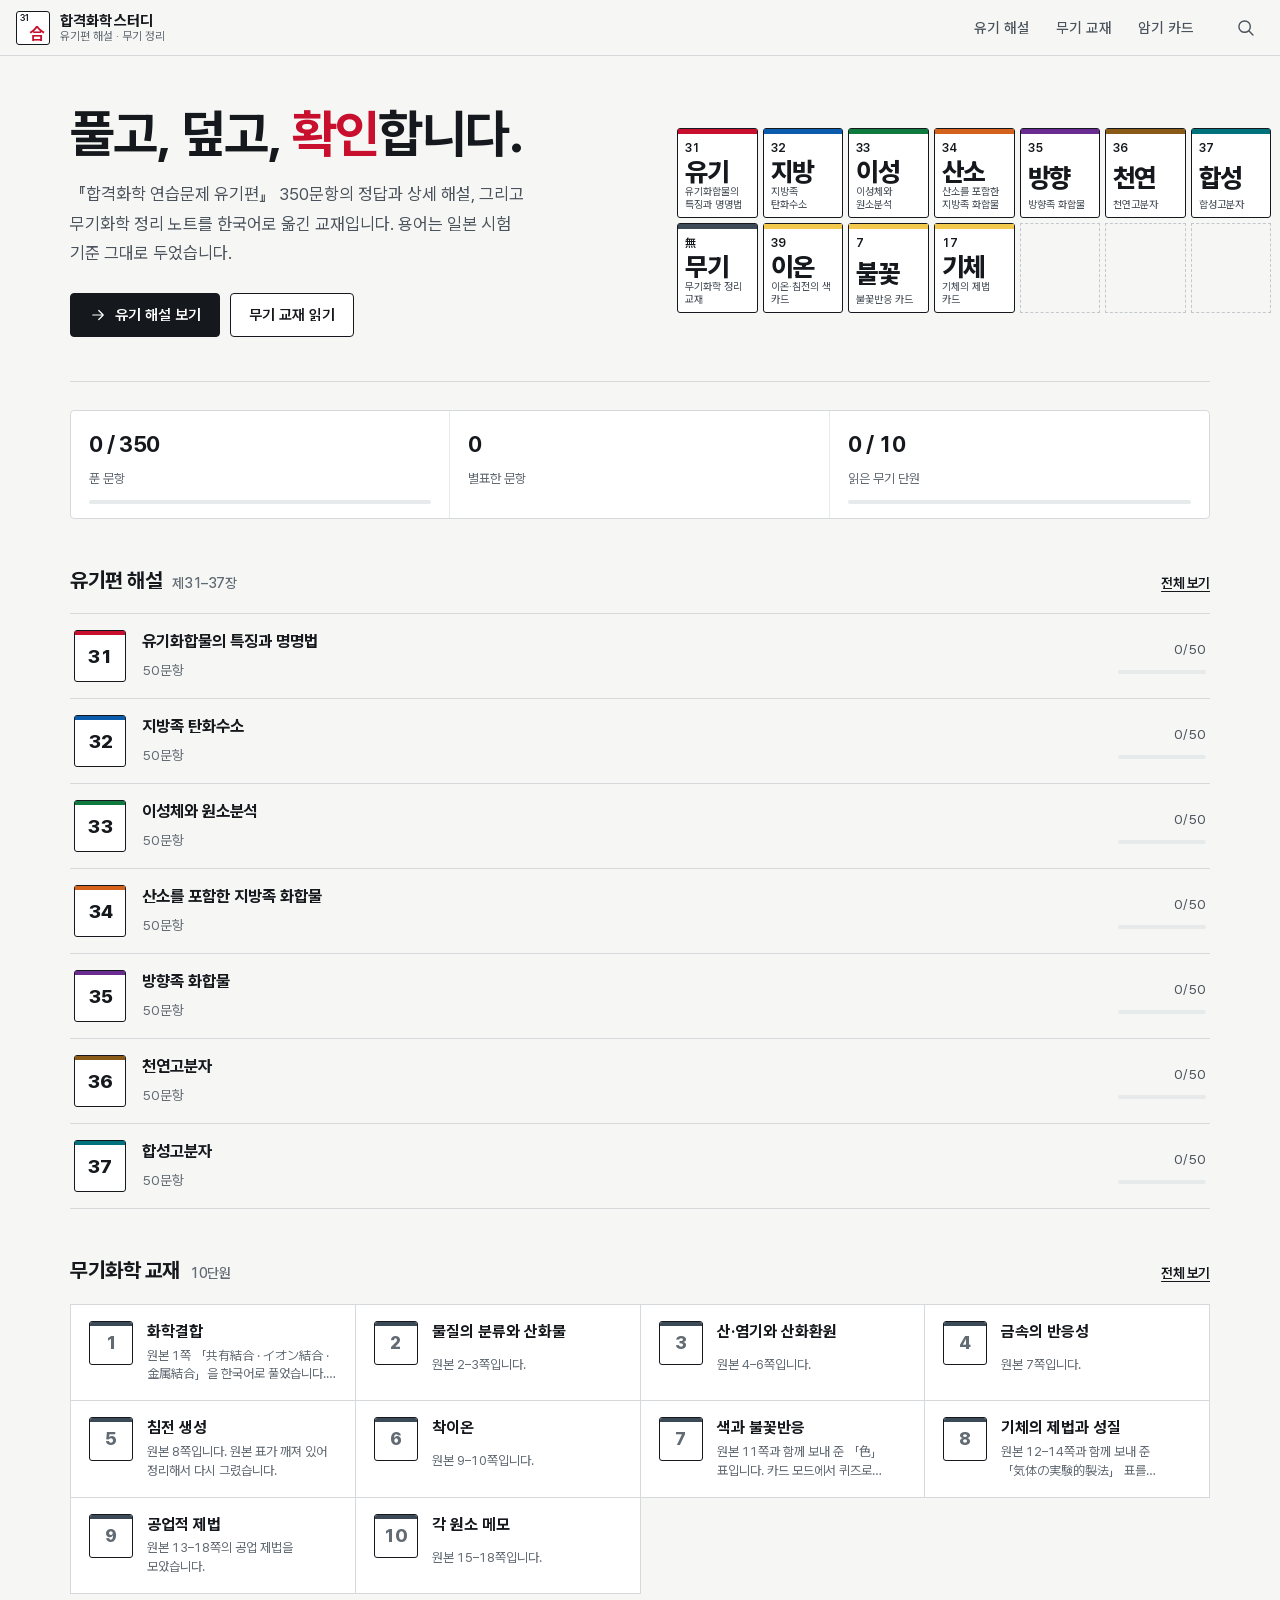
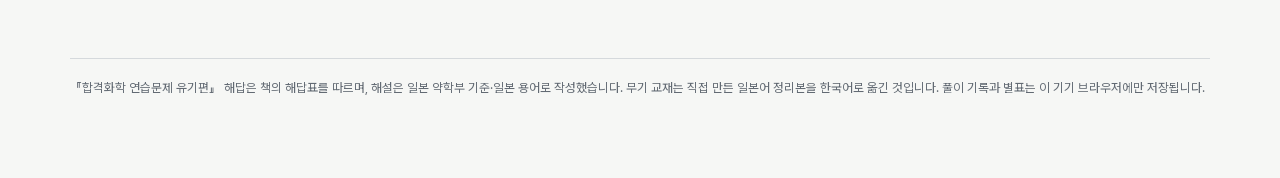
<file: docs/index.html>
<!doctype html>
<html lang="ko">
<head>
<meta charset="utf-8">
<meta name="viewport" content="width=device-width,initial-scale=1,viewport-fit=cover">
<meta name="robots" content="noindex,nofollow">
<meta name="theme-color" content="#f6f7f5">
<title>합격화학 스터디 · 유기편 해설 & 무기 정리</title>
<link rel="preload" href="fonts/pjp.woff2" as="font" type="font/woff2" crossorigin>
<link rel="stylesheet" href="app.css?v=7a40ca21">
<link rel="icon" href="data:image/svg+xml,%3Csvg xmlns='http://www.w3.org/2000/svg' viewBox='0 0 32 32'%3E%3Crect x='1.5' y='1.5' width='29' height='29' rx='3' fill='%23fff' stroke='%2315181c' stroke-width='2'/%3E%3Ctext x='5' y='11' font-family='sans-serif' font-size='7' fill='%2315181c'%3E31%3C/text%3E%3Ctext x='16' y='26' text-anchor='middle' font-family='sans-serif' font-weight='700' font-size='14' fill='%23c8102e'%3E%E5%90%88%3C/text%3E%3C/svg%3E">
</head>
<body>
<!--
THESIS: 문제집 해설을 "주기율표 벽 차트"로 읽는다. 문항 하나 = 원소 칸 하나(번호·정답·요지). 카드 그리드 대시보드를 거부한다.
OWN-WORLD: 서늘한 흰 종이 + 잉크 검정 + 장(章)마다 하나의 족(族) 색. 1px 괘선 칸, 칸 안 큰 정답 기호, 작은 번호.
SIGNATURE: 赤シート 토글 - 정답 칸을 붉은 시트로 덮고 눌러서 확인. 풀었음/별표는 칸 채색으로만 표시.
TYPE: Pretendard JP 하나(한글·일본어·한자 동시), 숫자는 tabular.
SEED: 2f70c78b / direction 3 (periodic wall chart) + 赤シート 기능을 1번 후보에서 차용.
-->
<a class="skip" href="#main">본문으로 건너뛰기</a>
<header class="top">
  <a class="brand" href="#/" aria-label="처음으로">
    <span class="brand-cell" aria-hidden="true"><i>31</i><b>合</b></span>
    <span class="brand-text"><b>합격화학 스터디</b><small>유기편 해설 · 무기 정리</small></span>
  </a>
  <nav class="topnav" aria-label="주요 메뉴">
    <a href="#/o" data-nav="o">유기 해설</a>
    <a href="#/i" data-nav="i">무기 교재</a>
    <a href="#/d" data-nav="d">암기 카드</a>
  </nav>
  <a class="icon-btn search-btn" href="#/search" aria-label="검색" data-nav="search"><svg viewBox="0 0 24 24"><circle cx="11" cy="11" r="6.5"/><path d="m16 16 4.5 4.5"/></svg></a>
</header>
<main id="main" tabindex="-1"><div class="loading" role="status">불러오는 중…</div></main>
<nav class="tabbar" aria-label="하단 메뉴">
  <a href="#/" data-nav="home"><svg viewBox="0 0 24 24"><path d="M4 10.5 12 4l8 6.5V20H4z"/><path d="M10 20v-5h4v5"/></svg><span>처음</span></a>
  <a href="#/o" data-nav="o"><svg viewBox="0 0 24 24"><rect x="3.5" y="3.5" width="7" height="7"/><rect x="13.5" y="3.5" width="7" height="7"/><rect x="3.5" y="13.5" width="7" height="7"/><rect x="13.5" y="13.5" width="7" height="7"/></svg><span>유기 해설</span></a>
  <a href="#/i" data-nav="i"><svg viewBox="0 0 24 24"><path d="M5 4.5h10.5L19 8v11.5H5z"/><path d="M8.5 10h7M8.5 13.5h7M8.5 17h4"/></svg><span>무기 교재</span></a>
  <a href="#/d" data-nav="d"><svg viewBox="0 0 24 24"><rect x="3.5" y="6.5" width="13" height="13" rx="1.5"/><path d="M8 3.5h11.5a1 1 0 0 1 1 1V16"/></svg><span>암기 카드</span></a>
  <a href="#/search" data-nav="search"><svg viewBox="0 0 24 24"><circle cx="11" cy="11" r="6.5"/><path d="m16 16 4.5 4.5"/></svg><span>검색</span></a>
</nav>
<script src="app.js?v=7a40ca21" defer></script>
</body>
</html>
</file>
<file: docs/app.css>
@font-face{font-family:"PJP";src:url(fonts/pjp.woff2) format("woff2");font-weight:100 900;font-display:swap}
:root{
  --paper:#f6f7f5;--sheet:#ffffff;--ink:#15181c;--ink2:#4a525b;--ink3:#626a73;--rule:#d5d9dc;--rule2:#e7eaeb;
  --red:#c8102e;--redsheet:rgba(200,16,46,.92);--ok:#0f7a3d;--ok-bg:#e8f4ec;--warn:#9a5b00;--warn-bg:#fdf3e1;
  --band:#3b4a56;--focus:#0b5cad;
  --r:4px;--top:56px;--tab:0px;
  --font:"PJP",-apple-system,"Apple SD Gothic Neo","Hiragino Sans","Noto Sans KR",sans-serif;
}
*{box-sizing:border-box}
html{-webkit-text-size-adjust:100%;scroll-padding-top:calc(var(--top) + 12px)}
body{margin:0;background:var(--paper);color:var(--ink);font:16px/1.75 var(--font);font-feature-settings:"tnum";word-break:keep-all;overflow-wrap:anywhere;padding-bottom:calc(var(--tab) + env(safe-area-inset-bottom))}
::selection{background:#ffd9df;color:var(--ink)}
a{color:inherit;text-underline-offset:3px;text-decoration-thickness:1px}
:focus-visible{outline:2px solid var(--focus);outline-offset:2px;border-radius:2px}
button{font:inherit;color:inherit}
svg{fill:none;stroke:currentColor;stroke-width:1.6;stroke-linecap:round;stroke-linejoin:round}
html{scrollbar-color:#b9bfc4 transparent}
.skip{position:absolute;left:-999px;top:8px;background:var(--ink);color:#fff;padding:8px 12px;z-index:50}
.skip:focus{left:8px}

/* top bar */
.top{position:sticky;top:0;z-index:20;height:var(--top);display:flex;align-items:center;gap:20px;padding:0 max(16px,env(safe-area-inset-left));background:rgba(246,247,245,.94);backdrop-filter:saturate(1.4) blur(10px);-webkit-backdrop-filter:saturate(1.4) blur(10px);border-bottom:1px solid var(--rule)}
.brand{display:flex;align-items:center;gap:10px;text-decoration:none;min-width:0}
.brand-cell{position:relative;width:34px;height:34px;border:1.5px solid var(--ink);border-radius:3px;background:var(--sheet);flex:none}
.brand-cell i{position:absolute;left:3px;top:0;font:600 9px/1.4 var(--font);font-style:normal}
.brand-cell b{position:absolute;right:4px;bottom:1px;font-size:17px;line-height:1;color:var(--red)}
.brand-text{display:flex;flex-direction:column;line-height:1.2;min-width:0}
.brand-text b{font-size:15px;letter-spacing:-.01em}
.brand-text small{font-size:11.5px;color:var(--ink3)}
.topnav{display:flex;gap:2px;margin-left:auto}
.topnav a{padding:7px 12px;border-radius:var(--r);text-decoration:none;font-size:14.5px;color:var(--ink2);font-weight:500}
.topnav a:hover{background:#eceeec;color:var(--ink)}
.topnav a[aria-current]{color:var(--ink);font-weight:700;box-shadow:inset 0 -2px 0 var(--ink);border-radius:0}
.icon-btn{display:grid;place-items:center;width:38px;height:38px;border-radius:var(--r);color:var(--ink2)}
.icon-btn:hover{background:#eceeec;color:var(--ink)}
.icon-btn svg{width:21px;height:21px}
.tabbar{display:none}

main{max-width:1180px;margin:0 auto;padding:28px max(20px,env(safe-area-inset-left)) 80px;outline:none}
main:focus,main:focus-visible{outline:none}
article{min-width:0}
.loading{padding:80px 0;text-align:center;color:var(--ink3)}
.crumb{display:flex;flex-wrap:wrap;gap:6px;align-items:center;font-size:13.5px;color:var(--ink3);margin:0 0 14px}
.crumb a{text-decoration:none;color:var(--ink2)}.crumb a:hover{text-decoration:underline}
.crumb span[aria-hidden]{color:#aab0b5}
h1.page{font-size:clamp(26px,3.4vw,36px);line-height:1.25;letter-spacing:-.025em;margin:0 0 8px;text-wrap:balance}
.lede{color:var(--ink2);margin:0 0 28px;max-width:62ch}

/* home */
.hero{display:grid;grid-template-columns:minmax(0,1.05fr) minmax(0,1fr);gap:48px;align-items:center;padding:20px 0 44px;border-bottom:1px solid var(--rule)}
.hero h1{font-size:clamp(32px,4.6vw,52px);line-height:1.15;letter-spacing:-.03em;margin:0 0 16px;text-wrap:balance}
.hero h1 em{font-style:normal;color:var(--red)}
.hero p{color:var(--ink2);margin:0 0 24px;max-width:46ch;font-size:17px}
.cta{display:flex;flex-wrap:wrap;gap:10px}
.btn{display:inline-flex;align-items:center;gap:8px;min-height:44px;padding:0 18px;border-radius:var(--r);border:1.5px solid var(--ink);background:var(--sheet);text-decoration:none;font-weight:600;font-size:15px;cursor:pointer;transition:background .15s,color .15s}
.btn:hover{background:#eef0ee}
.btn.primary{background:var(--ink);color:#fff}.btn.primary:hover{background:#2c3238}
.btn svg{width:18px;height:18px}
.btn[disabled]{opacity:.45;cursor:not-allowed}
.resume{margin-top:18px;font-size:14.5px;color:var(--ink2)}
.resume a{font-weight:600;color:var(--ink)}

.table-art{display:grid;grid-template-columns:repeat(7,1fr);gap:5px}
.table-art a{position:relative;aspect-ratio:1/1.12;border:1.5px solid var(--ink);border-radius:3px;background:var(--sheet);text-decoration:none;padding:6px 7px;display:flex;flex-direction:column;justify-content:space-between;transition:transform .25s cubic-bezier(.16,1,.3,1),box-shadow .25s}
.table-art a:hover{transform:translateY(-3px);box-shadow:0 8px 18px -10px rgba(21,24,28,.45)}
.table-art a::before{content:"";position:absolute;inset:0 0 auto;height:5px;background:var(--b)}
.table-art .z{font-size:12px;font-weight:600;padding-top:3px}
.table-art .sym{font-size:clamp(17px,2.2vw,26px);font-weight:800;letter-spacing:-.03em;line-height:1}
.table-art .nm{font-size:10.5px;line-height:1.25;color:var(--ink2);display:-webkit-box;-webkit-line-clamp:2;-webkit-box-orient:vertical;overflow:hidden}
.table-art .gap{border:1.5px dashed #c3c8cc;background:transparent}
.table-art .gap:hover{transform:none;box-shadow:none}

.stats{display:flex;flex-wrap:wrap;gap:0;margin:28px 0 8px;border:1px solid var(--rule);border-radius:var(--r);background:var(--sheet)}
.stats>div{flex:1 1 150px;padding:14px 18px;border-right:1px solid var(--rule2)}
.stats>div:last-child{border-right:0}
.stats b{display:block;font-size:22px;letter-spacing:-.02em}
.stats span{font-size:13px;color:var(--ink3)}
.bar{height:4px;background:var(--rule2);border-radius:2px;margin-top:8px;overflow:hidden}
.bar i{display:block;height:100%;background:var(--ok)}

h2.sec-title{font-size:21px;letter-spacing:-.02em;margin:44px 0 14px;display:flex;align-items:baseline;gap:10px}
h2.sec-title small{font-size:14px;color:var(--ink3);font-weight:500}
h2.sec-title a{margin-left:auto;font-size:14px;font-weight:600}

.chap-list{list-style:none;margin:0;padding:0;border-top:1px solid var(--rule)}
.chap-list li{border-bottom:1px solid var(--rule)}
.chap-list a{display:grid;grid-template-columns:52px 1fr auto;gap:16px;align-items:center;padding:14px 4px;text-decoration:none}
.chap-list a:hover{background:#eef0ee}
.chap-no{display:grid;place-items:center;width:52px;height:52px;border:1.5px solid var(--ink);border-radius:3px;background:var(--sheet);font-weight:800;font-size:19px;position:relative}
.chap-no::before{content:"";position:absolute;inset:0 0 auto;height:4px;background:var(--b)}
.chap-list .t{font-weight:700;font-size:16.5px;line-height:1.35}
.chap-list .s{font-size:13.5px;color:var(--ink3)}
.chap-list .p{font-size:13.5px;color:var(--ink2);text-align:right;min-width:88px}
.chap-list .p .bar{width:88px;margin-left:auto}

/* organic chapter: wall chart */
.chap-head{display:flex;flex-wrap:wrap;gap:16px 24px;align-items:flex-end;justify-content:space-between;margin-bottom:18px}
.chap-head h1{margin:0}
.chap-band{display:inline-block;width:28px;height:6px;background:var(--b);vertical-align:middle;margin-right:8px;border-radius:1px}
.toolbar{display:flex;flex-wrap:wrap;gap:8px;align-items:center}
.seg{display:inline-flex;border:1.5px solid var(--ink);border-radius:var(--r);overflow:hidden;background:var(--sheet)}
.seg button{border:0;background:none;padding:0 12px;min-height:38px;font-size:14px;cursor:pointer;color:var(--ink2)}
.seg button+button{border-left:1px solid var(--rule)}
.seg button[aria-pressed=true]{background:var(--ink);color:#fff}
.sheet-toggle{display:inline-flex;align-items:center;gap:8px;min-height:38px;padding:0 14px;border-radius:var(--r);border:1.5px solid var(--red);background:var(--sheet);color:var(--red);font-weight:700;font-size:14px;cursor:pointer}
.sheet-toggle[aria-pressed=true]{background:var(--red);color:#fff}
.sheet-toggle i{width:14px;height:10px;border-radius:1px;background:currentColor;opacity:.85}
.legend{display:flex;flex-wrap:wrap;gap:6px 16px;font-size:13px;color:var(--ink3);margin:-4px 0 16px}
.legend span{display:inline-flex;align-items:center;gap:6px}
.legend i{width:12px;height:12px;border:1.5px solid var(--ink);border-radius:2px;display:inline-block}
.legend i.d{background:var(--ok-bg);border-color:var(--ok)}
.legend i.s{background:#fff;box-shadow:inset 0 0 0 3px #fff, inset 0 0 0 10px #f2c94c}

.wall{display:grid;grid-template-columns:repeat(10,minmax(0,1fr));gap:5px}
.cell{position:relative;min-height:108px;border:1.5px solid var(--ink);border-radius:3px;background:var(--sheet);padding:6px 8px 7px;text-decoration:none;display:flex;flex-direction:column;transition:transform .22s cubic-bezier(.16,1,.3,1),box-shadow .22s}
.cell::before{content:"";position:absolute;inset:0 0 auto;height:4px;background:var(--b)}
.cell:hover{transform:translateY(-2px);box-shadow:0 8px 16px -10px rgba(21,24,28,.5);z-index:1}
.cell .z{font-size:12px;font-weight:600;padding-top:3px;display:flex;justify-content:space-between;align-items:center}
.cell .z svg{width:13px;height:13px;stroke-width:2}
.cell .ans{font-size:30px;font-weight:800;line-height:1.05;margin:4px 0 4px;letter-spacing:-.02em;position:relative;align-self:flex-start}
.cell .g{font-size:11.5px;line-height:1.4;color:var(--ink2);display:-webkit-box;-webkit-line-clamp:3;-webkit-box-orient:vertical;overflow:hidden}
.cell.done{background:var(--ok-bg);border-color:var(--ok)}
.cell.done .z{color:var(--ok)}
.cell.star .z .st{color:#b8860b;fill:#f2c94c}
.cell .ans::after{content:"";position:absolute;inset:-2px -6px;background:var(--redsheet);border-radius:2px;opacity:0;transform:scaleX(.2);transform-origin:left;transition:opacity .2s,transform .3s cubic-bezier(.16,1,.3,1)}
.covered .cell .ans::after{opacity:1;transform:none}
.covered .cell.peek .ans::after{opacity:0;transform:scaleX(.2)}
.wall.compact{grid-template-columns:repeat(10,minmax(0,1fr))}
.wall.compact .cell{min-height:64px}
.wall.compact .cell .g{display:none}
.empty{padding:40px 16px;text-align:center;color:var(--ink3);border:1.5px dashed var(--rule);border-radius:var(--r)}

/* problem page */
.prob{display:grid;grid-template-columns:minmax(0,1fr) 260px;gap:40px;align-items:start}
.prob-head{display:flex;gap:18px;align-items:stretch;margin-bottom:22px}
.big-cell{position:relative;flex:none;width:112px;border:2px solid var(--ink);border-radius:4px;background:var(--sheet);padding:8px 10px;display:flex;flex-direction:column;justify-content:space-between}
.big-cell::before{content:"";position:absolute;inset:0 0 auto;height:6px;background:var(--b)}
.big-cell .z{font-size:13px;font-weight:600;padding-top:4px}
.big-cell .ans{font-size:46px;font-weight:800;line-height:1;position:relative;align-self:flex-start;cursor:default}
.big-cell .ans::after{content:"";position:absolute;inset:-3px -8px;background:var(--redsheet);border-radius:2px;opacity:0;transition:opacity .2s}
.big-cell.covered .ans{cursor:pointer}
.big-cell.covered .ans::after{opacity:1}
.big-cell .cap{font-size:11.5px;color:var(--ink3)}
.prob-head .meta{display:flex;flex-direction:column;justify-content:center;gap:4px;min-width:0}
.prob-head h1{margin:0;font-size:clamp(24px,3vw,32px);letter-spacing:-.025em;line-height:1.2}
.prob-head .chap{font-size:14px;color:var(--ink2)}
.actions{display:flex;flex-wrap:wrap;gap:8px;margin:2px 0 26px}
.chip{display:inline-flex;align-items:center;gap:7px;min-height:38px;padding:0 13px;border:1.5px solid var(--rule);border-radius:var(--r);background:var(--sheet);font-size:14px;font-weight:600;cursor:pointer;color:var(--ink2);transition:border-color .15s,background .15s}
.chip:hover{border-color:var(--ink);color:var(--ink)}
.chip svg{width:17px;height:17px}
.chip[aria-pressed=true]{border-color:var(--ok);background:var(--ok-bg);color:var(--ok)}
.chip.star[aria-pressed=true]{border-color:#b8860b;background:#fff7dc;color:#7a5a00}
.chip.star[aria-pressed=true] svg{fill:#f2c94c}

.prose{max-width:72ch;font-size:16.5px}
.prose p{margin:0 0 14px}
.prose h3.sec{font-size:13.5px;font-weight:700;letter-spacing:.01em;color:var(--ink);margin:30px 0 10px;padding-top:12px;border-top:1px solid var(--ink);display:flex;align-items:center;gap:8px}
.prose h3.sec:first-child{margin-top:0}
.prose h3.sec::before{content:"";width:10px;height:10px;border:1.5px solid var(--ink);border-radius:2px;background:var(--b,var(--band))}
.prose h3.sec-gist{border-top:0;padding-top:0}
.prose h3.sec-gist+p{font-size:17.5px;line-height:1.7;font-weight:500;color:var(--ink)}
.prose h3.sec-point::before{background:#f2c94c}
.prose strong{font-weight:700}
.prose ul,.prose ol{padding-left:1.25em;margin:0 0 14px}
.prose li{margin:6px 0;padding-left:2px}
.prose li>p{margin:0}
.prose li::marker{color:var(--ink3)}
.prose li.opt-ok{background:var(--ok-bg);margin-left:-1.25em;padding:8px 12px 8px calc(1.25em + 2px);border-radius:var(--r);list-style-position:inside;text-indent:0}
.prose li.opt-ok::marker{color:var(--ok)}
.prose blockquote{margin:16px 0;padding:12px 16px;background:#eef1f3;border-radius:var(--r)}
.prose blockquote p:last-child{margin:0}
.prose blockquote.warn{background:var(--warn-bg);color:#5a3a00}
.prose blockquote.tip{background:#fff7dc}
.prose blockquote.erratum{background:#fdecee;color:#6d0e1d}
.prose code{font-size:.92em;background:#eef0f2;padding:1px 5px;border-radius:3px}
.tbl{overflow-x:auto;margin:0 0 18px;border:1px solid var(--rule);border-radius:var(--r);background:var(--sheet);-webkit-overflow-scrolling:touch}
.prose table{border-collapse:collapse;font-size:14.5px;line-height:1.55;min-width:100%}
.prose th,.prose td{padding:8px 12px;border-bottom:1px solid var(--rule2);text-align:left;vertical-align:top}
.prose th{background:#f1f3f2;font-weight:700;white-space:nowrap;font-size:13.5px}
.prose tr:last-child td{border-bottom:0}
.prose td:first-child{font-weight:600}
.mols{display:grid;grid-template-columns:repeat(auto-fill,minmax(150px,1fr));gap:8px;margin:6px 0 18px}
.mol{margin:0;border:1px solid var(--rule);border-radius:var(--r);background:var(--sheet);padding:6px 6px 8px;text-align:center}
.mol svg{display:block;width:100%;height:auto;max-height:170px;stroke:initial;stroke-width:initial;fill:initial}
.mol figcaption{font-size:13px;line-height:1.35;font-weight:600}
.mol .f{font-weight:400;color:var(--ink3);font-size:12px}

.aside{position:sticky;top:calc(var(--top) + 20px)}
.aside h4{font-size:13px;margin:0 0 8px;color:var(--ink3);font-weight:600}
.mini{display:grid;grid-template-columns:repeat(5,1fr);gap:3px}
.mini a{display:grid;place-items:center;aspect-ratio:1;border:1px solid var(--rule);border-radius:2px;font-size:12px;text-decoration:none;background:var(--sheet);color:var(--ink2)}
.mini a:hover{border-color:var(--ink);color:var(--ink)}
.mini a.done{background:var(--ok-bg);border-color:#9bcfae;color:var(--ok)}
.mini a[aria-current]{background:var(--ink);border-color:var(--ink);color:#fff;font-weight:700}
.pager{display:flex;gap:10px;margin:40px 0 0;padding-top:20px;border-top:1px solid var(--rule)}
.pager a{flex:1;display:flex;flex-direction:column;gap:2px;padding:12px 16px;border:1.5px solid var(--rule);border-radius:var(--r);text-decoration:none;background:var(--sheet);min-width:0}
.pager a:hover{border-color:var(--ink)}
.pager a small{font-size:12.5px;color:var(--ink3)}
.pager a b{font-size:15px;white-space:nowrap;overflow:hidden;text-overflow:ellipsis}
.pager a.next{text-align:right}
.pager .spacer{flex:1}
.keys{margin-top:18px;font-size:12.5px;color:var(--ink3);line-height:1.9}
kbd{font:600 11.5px var(--font);border:1px solid var(--rule);border-bottom-width:2px;border-radius:3px;padding:0 5px;background:var(--sheet);color:var(--ink2)}

/* inorganic */
.ino-grid{display:grid;grid-template-columns:repeat(auto-fill,minmax(260px,1fr));gap:0;border-top:1px solid var(--rule);border-left:1px solid var(--rule)}
.ino-grid a{display:grid;grid-template-columns:44px 1fr;gap:4px 14px;padding:16px 18px;border-right:1px solid var(--rule);border-bottom:1px solid var(--rule);text-decoration:none;background:var(--sheet);transition:background .15s}
.ino-grid a:hover{background:#f1f3f2}
.ino-grid .n{grid-row:span 2;display:grid;place-items:center;width:44px;height:44px;border:1.5px solid var(--ink);border-radius:3px;font-weight:800;font-size:18px;position:relative}
.ino-grid .n::before{content:"";position:absolute;inset:0 0 auto;height:4px;background:var(--band)}
.ino-grid b{font-size:16px;line-height:1.35}
.ino-grid span{font-size:13px;color:var(--ink3);line-height:1.45;display:-webkit-box;-webkit-line-clamp:2;-webkit-box-orient:vertical;overflow:hidden}
.ino-grid a.done .n{background:var(--ok-bg);border-color:var(--ok);color:var(--ok)}
.src-note{font-size:13.5px;color:var(--ink3);margin-top:16px}
.ino-page{display:grid;grid-template-columns:220px minmax(0,1fr);gap:44px;align-items:start}
.toc{position:sticky;top:calc(var(--top) + 20px);font-size:14px}
.toc h4{font-size:13px;margin:0 0 8px;color:var(--ink3);font-weight:600}
.toc ol{list-style:none;margin:0;padding:0}
.toc li a{display:flex;gap:10px;padding:6px 8px;border-radius:var(--r);text-decoration:none;color:var(--ink2);line-height:1.4}
.toc li a:hover{background:#eceeec;color:var(--ink)}
.toc li a[aria-current]{background:var(--ink);color:#fff}
.toc li a i{font-style:normal;font-weight:700;min-width:16px}
.ino-page .prose{max-width:78ch}
.ino-page .prose h2{font-size:21px;letter-spacing:-.02em;margin:38px 0 12px;padding-top:14px;border-top:1.5px solid var(--ink)}
.ino-page .prose h2:first-child{margin-top:8px}

/* decks */
.deck-list{display:grid;grid-template-columns:repeat(auto-fill,minmax(240px,1fr));gap:12px}
.deck-list a{display:flex;flex-direction:column;gap:6px;padding:18px;border:1.5px solid var(--ink);border-radius:var(--r);background:var(--sheet);text-decoration:none;transition:transform .22s cubic-bezier(.16,1,.3,1),box-shadow .22s}
.deck-list a:hover{transform:translateY(-2px);box-shadow:0 10px 20px -12px rgba(21,24,28,.5)}
.deck-list b{font-size:18px}
.deck-list span{font-size:13.5px;color:var(--ink3)}
.deck-list .sw{display:flex;gap:3px;margin-top:6px}
.deck-list .sw i{width:18px;height:18px;border:1px solid rgba(0,0,0,.25);border-radius:2px}
.study{max-width:560px;margin:0 auto}
.study-top{display:flex;align-items:center;gap:12px;margin-bottom:14px;font-size:14px;color:var(--ink2)}
.study-top .bar{flex:1;margin:0}
.flash{position:relative;min-height:300px;border:2px solid var(--ink);border-radius:6px;background:var(--sheet);display:flex;flex-direction:column;align-items:center;justify-content:center;text-align:center;padding:36px 24px 28px;cursor:pointer;user-select:none;-webkit-tap-highlight-color:transparent}
.flash .hint{position:absolute;top:12px;left:16px;font-size:12.5px;color:var(--ink3)}
.flash .q{font-size:clamp(26px,6vw,38px);font-weight:800;letter-spacing:-.02em;line-height:1.25;text-wrap:balance}
.flash .q.long{font-size:clamp(19px,4.6vw,24px);font-weight:700}
.flash .a{margin-top:22px;display:flex;flex-direction:column;align-items:center;gap:8px;min-height:84px;justify-content:center}
.flash .a .cover{display:inline-flex;align-items:center;gap:8px;padding:10px 22px;background:var(--red);color:#fff;border-radius:3px;font-weight:700;font-size:15px}
.flash .a .val{font-size:24px;font-weight:800;display:flex;align-items:center;gap:10px}
.flash .a .val i{width:28px;height:28px;border:1.5px solid rgba(0,0,0,.3);border-radius:4px}
.flash .a .sub{font-size:14px;color:var(--ink2);max-width:40ch}
.flash .a .note{font-size:12.5px;color:var(--ink3)}
.flash.revealed .a{animation:rise .35s cubic-bezier(.16,1,.3,1)}
@keyframes rise{from{opacity:.2;transform:translateY(6px)}to{opacity:1;transform:none}}
.grade{display:grid;grid-template-columns:1fr 1fr;gap:10px;margin-top:14px}
.grade .btn{justify-content:center}
.grade .btn.ok{border-color:var(--ok);color:var(--ok)}
.grade .btn.ok:hover{background:var(--ok-bg)}
.grade .btn.no{border-color:var(--red);color:var(--red)}
.grade .btn.no:hover{background:#fdecee}
.result{text-align:center;padding:36px 20px;border:2px solid var(--ink);border-radius:6px;background:var(--sheet)}
.result b{font-size:44px;display:block;letter-spacing:-.03em}
.result p{color:var(--ink2)}
.result .cta{justify-content:center}
.miss{margin-top:22px;text-align:left}
.miss li{margin:4px 0}

/* search */
.search-box{position:relative;margin-bottom:18px}
.search-box svg{position:absolute;left:14px;top:50%;transform:translateY(-50%);width:20px;height:20px;color:var(--ink3)}
.search-box input{width:100%;min-height:52px;padding:0 16px 0 44px;border:1.5px solid var(--ink);border-radius:var(--r);font:inherit;font-size:17px;background:var(--sheet);color:var(--ink)}
.search-box input:focus{outline:2px solid var(--focus);outline-offset:1px}
.search-box input::placeholder{color:#8a9198}
.hits{list-style:none;margin:0;padding:0;border-top:1px solid var(--rule)}
.hits li{border-bottom:1px solid var(--rule)}
.hits a{display:block;padding:14px 6px;text-decoration:none}
.hits a:hover{background:#eef0ee}
.hits b{font-size:15.5px}
.hits .s{font-size:13px;color:var(--ink3);margin-left:8px}
.hits p{margin:4px 0 0;font-size:14px;color:var(--ink2);line-height:1.6}
.hits mark{background:#ffe48a;color:inherit;border-radius:2px;padding:0 1px}
.search-tips{display:flex;flex-wrap:wrap;gap:8px;margin-top:-4px}
.search-tips button{border:1px solid var(--rule);background:var(--sheet);border-radius:999px;padding:5px 12px;font-size:13.5px;cursor:pointer;color:var(--ink2)}
.search-tips button:hover{border-color:var(--ink);color:var(--ink)}
.count{font-size:13.5px;color:var(--ink3);margin:0 0 8px}
.err{padding:40px 16px;text-align:center}
.err p{color:var(--ink2)}

footer.foot{margin-top:64px;padding-top:18px;border-top:1px solid var(--rule);font-size:12.5px;color:var(--ink3);line-height:1.7}

@media (max-width:1020px){
  .prob{grid-template-columns:1fr}
  .aside{position:static;order:2}
  .wall,.wall.compact{grid-template-columns:repeat(6,minmax(0,1fr))}
}
@media (max-width:820px){
  :root{--top:52px;--tab:62px}
  .topnav,.top .search-btn{display:none}
  .tabbar{display:grid;grid-template-columns:repeat(5,1fr);position:fixed;left:0;right:0;bottom:0;z-index:20;height:calc(var(--tab) + env(safe-area-inset-bottom));padding-bottom:env(safe-area-inset-bottom);background:rgba(246,247,245,.96);backdrop-filter:blur(10px);-webkit-backdrop-filter:blur(10px);border-top:1px solid var(--rule)}
  .tabbar a{display:flex;flex-direction:column;align-items:center;justify-content:center;gap:3px;text-decoration:none;font-size:11px;color:var(--ink3)}
  .tabbar svg{width:22px;height:22px}
  .tabbar a[aria-current]{color:var(--ink);font-weight:700}
  .tabbar a[aria-current] svg{stroke-width:2.1}
  main{padding:18px 16px 40px}
  .hero{grid-template-columns:minmax(0,1fr);gap:28px;padding:6px 0 30px}
  .hero p{font-size:16px}
  .ino-page{grid-template-columns:minmax(0,1fr);gap:0}
  .toc{position:static;margin-bottom:18px}
  .toc ol{display:flex;gap:6px;overflow-x:auto;padding-bottom:6px;scrollbar-width:none}
  .toc li a{white-space:nowrap;border:1px solid var(--rule);background:var(--sheet)}
  .toc h4{display:none}
}
@media (max-width:560px){
  .wall{grid-template-columns:repeat(2,minmax(0,1fr))}
  .wall.compact{grid-template-columns:repeat(5,minmax(0,1fr))}
  .wall.compact .cell{min-height:58px;padding:4px 5px}
  .wall.compact .cell .ans{font-size:22px}
  .cell{min-height:118px}
  .chap-list a{grid-template-columns:44px 1fr;gap:12px}
  .chap-no{width:44px;height:44px;font-size:17px}
  .chap-list .p{grid-column:2;text-align:left;display:flex;align-items:center;gap:10px}
  .chap-list .p .bar{margin:0;width:80px}
  .prob-head{gap:14px}
  .big-cell{width:92px}
  .big-cell .ans{font-size:38px}
  .prose{font-size:16px}
  .table-art{gap:4px}
  .table-art a{padding:4px 5px}
  .table-art .nm{display:none}
  .stats>div{flex-basis:45%;border-bottom:1px solid var(--rule2)}
  .pager a b{font-size:14px}
  .ino-page .tbl table{min-width:0;font-size:13px}
  .ino-page .tbl th,.ino-page .tbl td{padding:7px 8px}
  .ino-page .tbl th{white-space:normal}
}
@media (prefers-reduced-motion:reduce){*,*::before,*::after{transition:none!important;animation:none!important}}
@media print{.top,.tabbar,.aside,.actions,.pager,.toolbar{display:none!important}body{background:#fff}}
</file>
